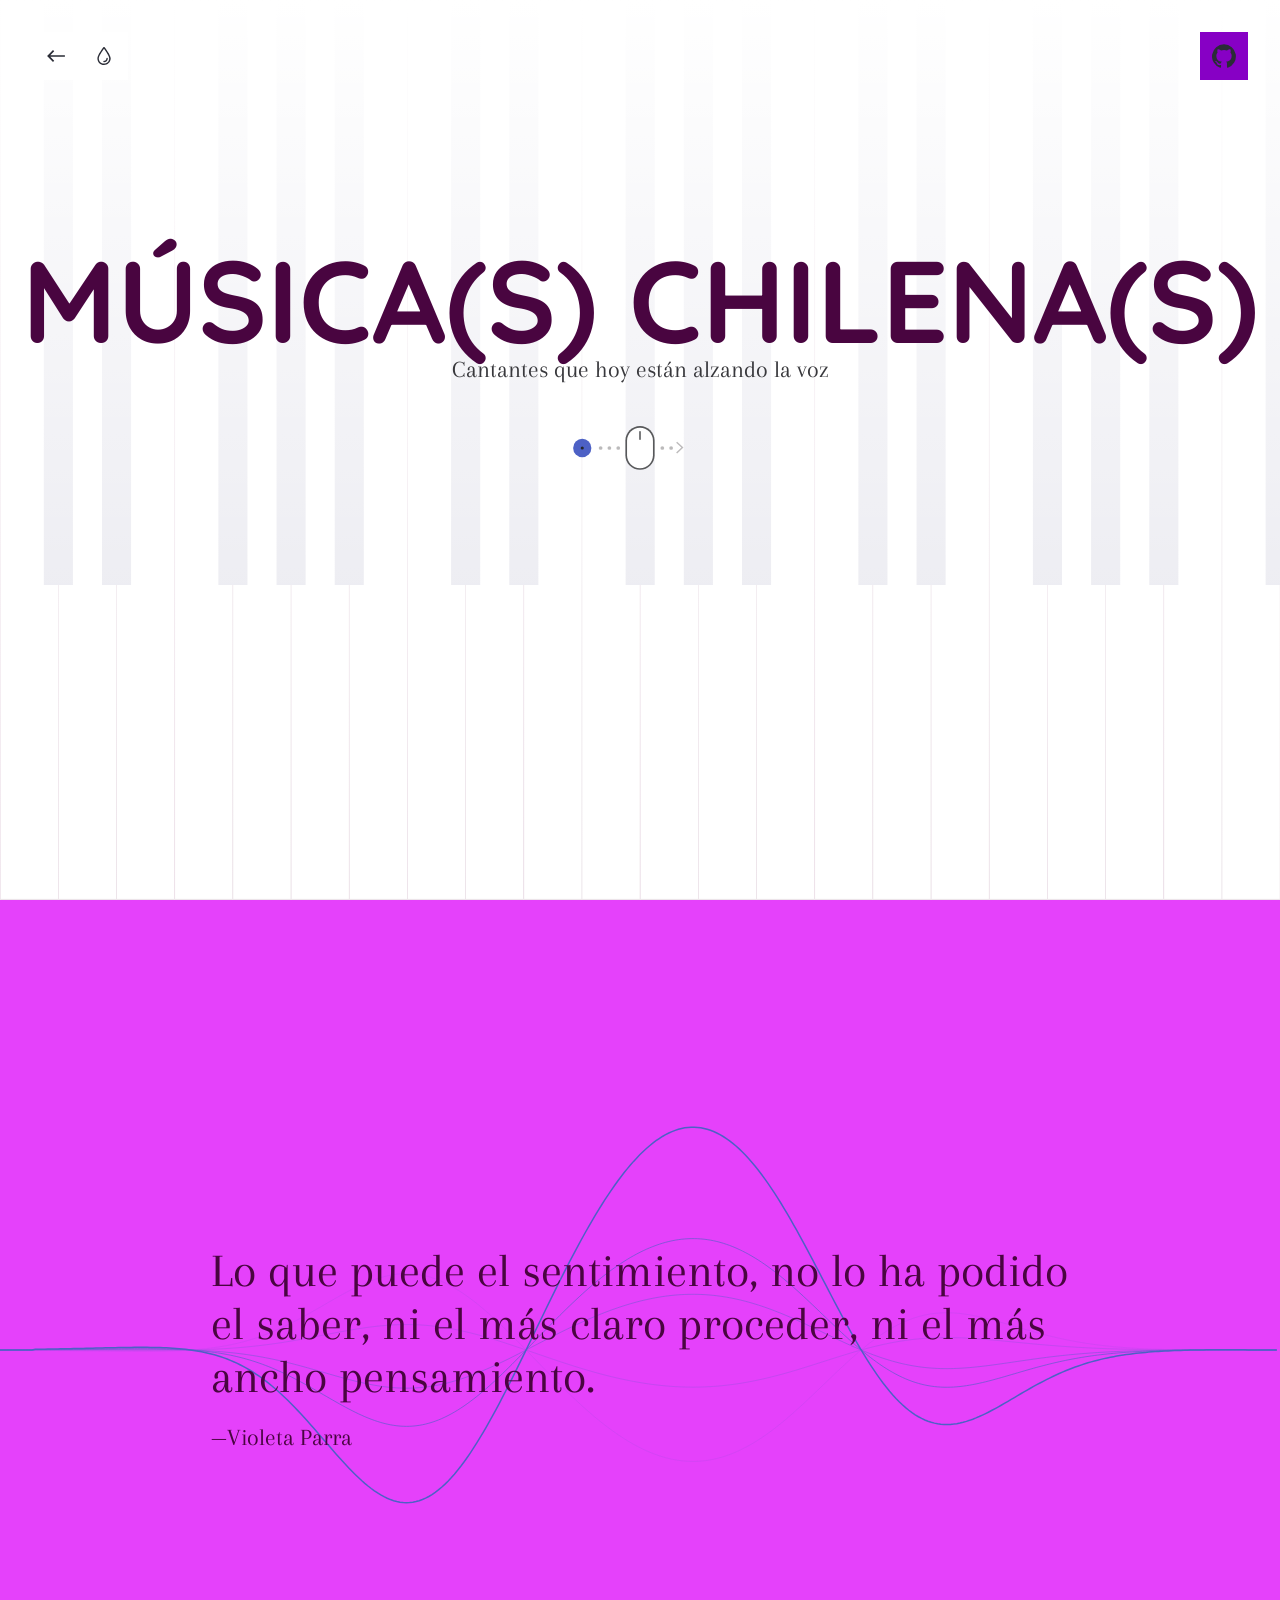
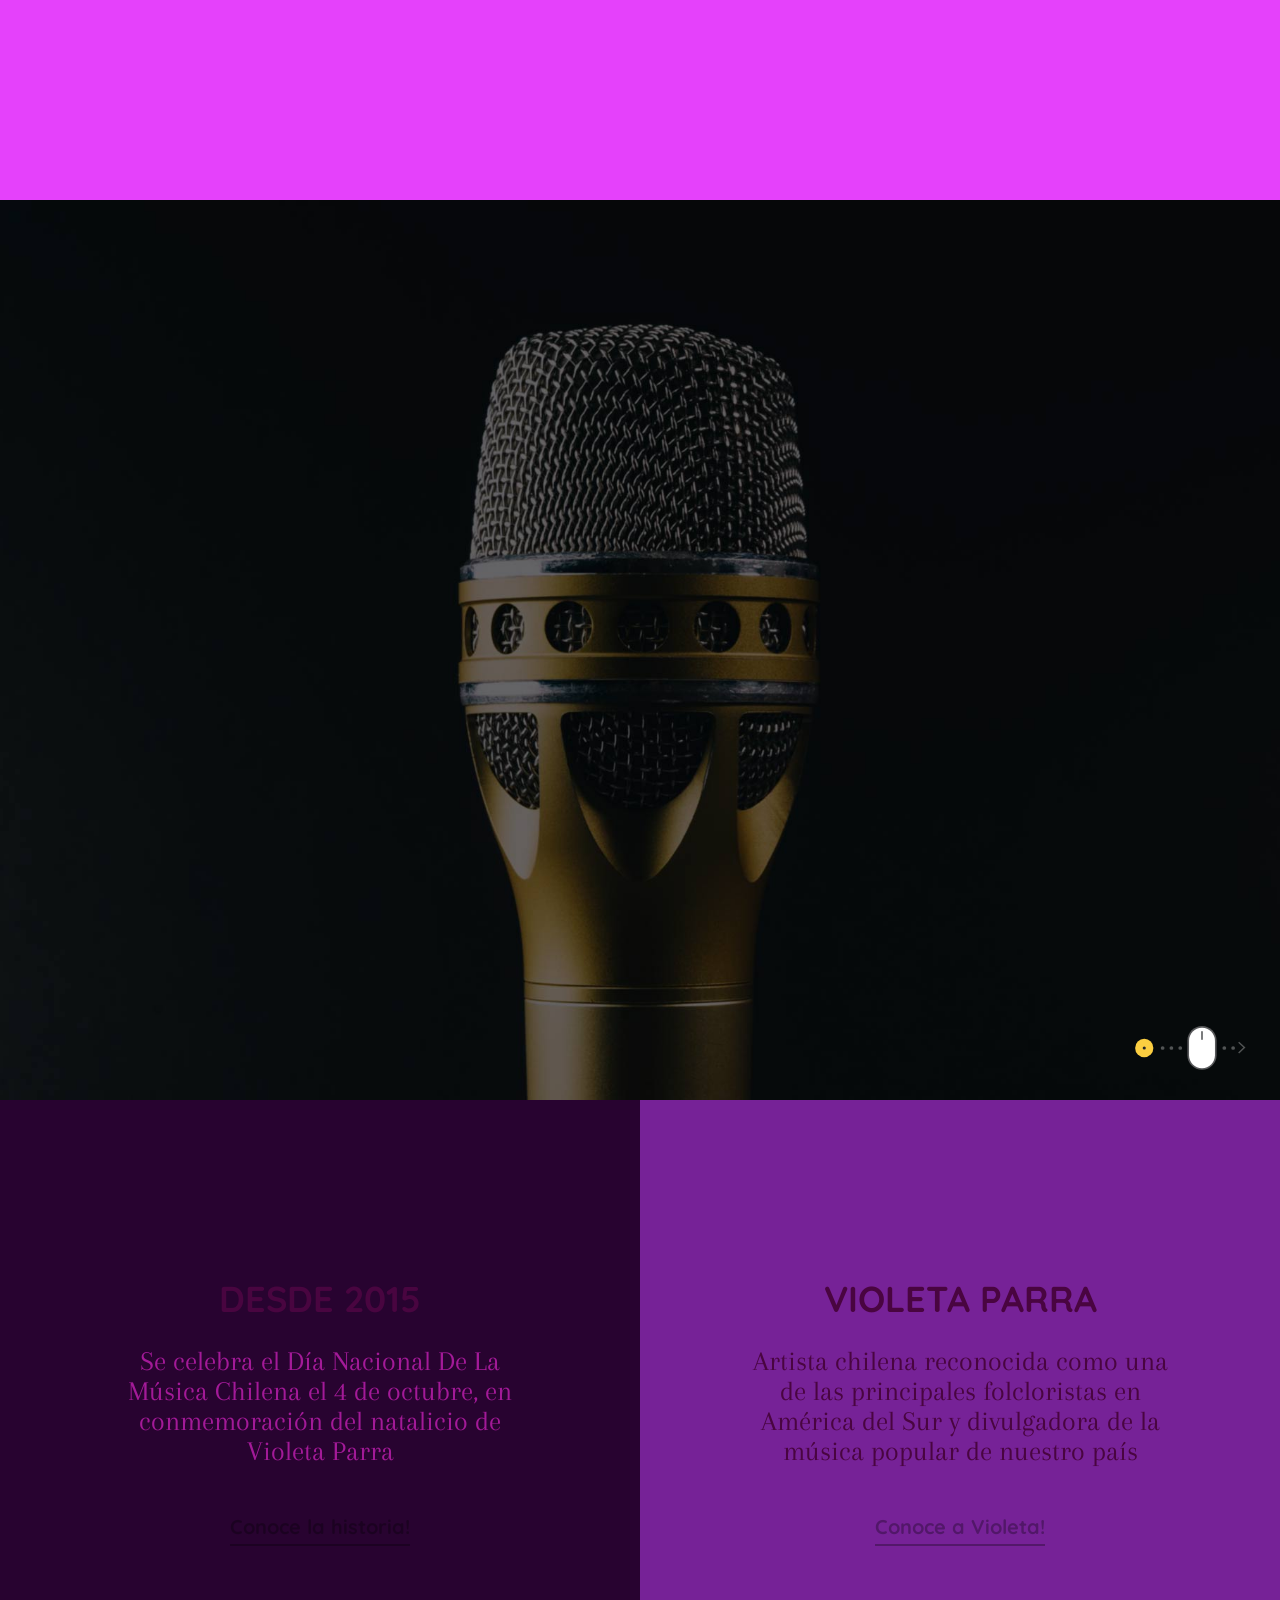
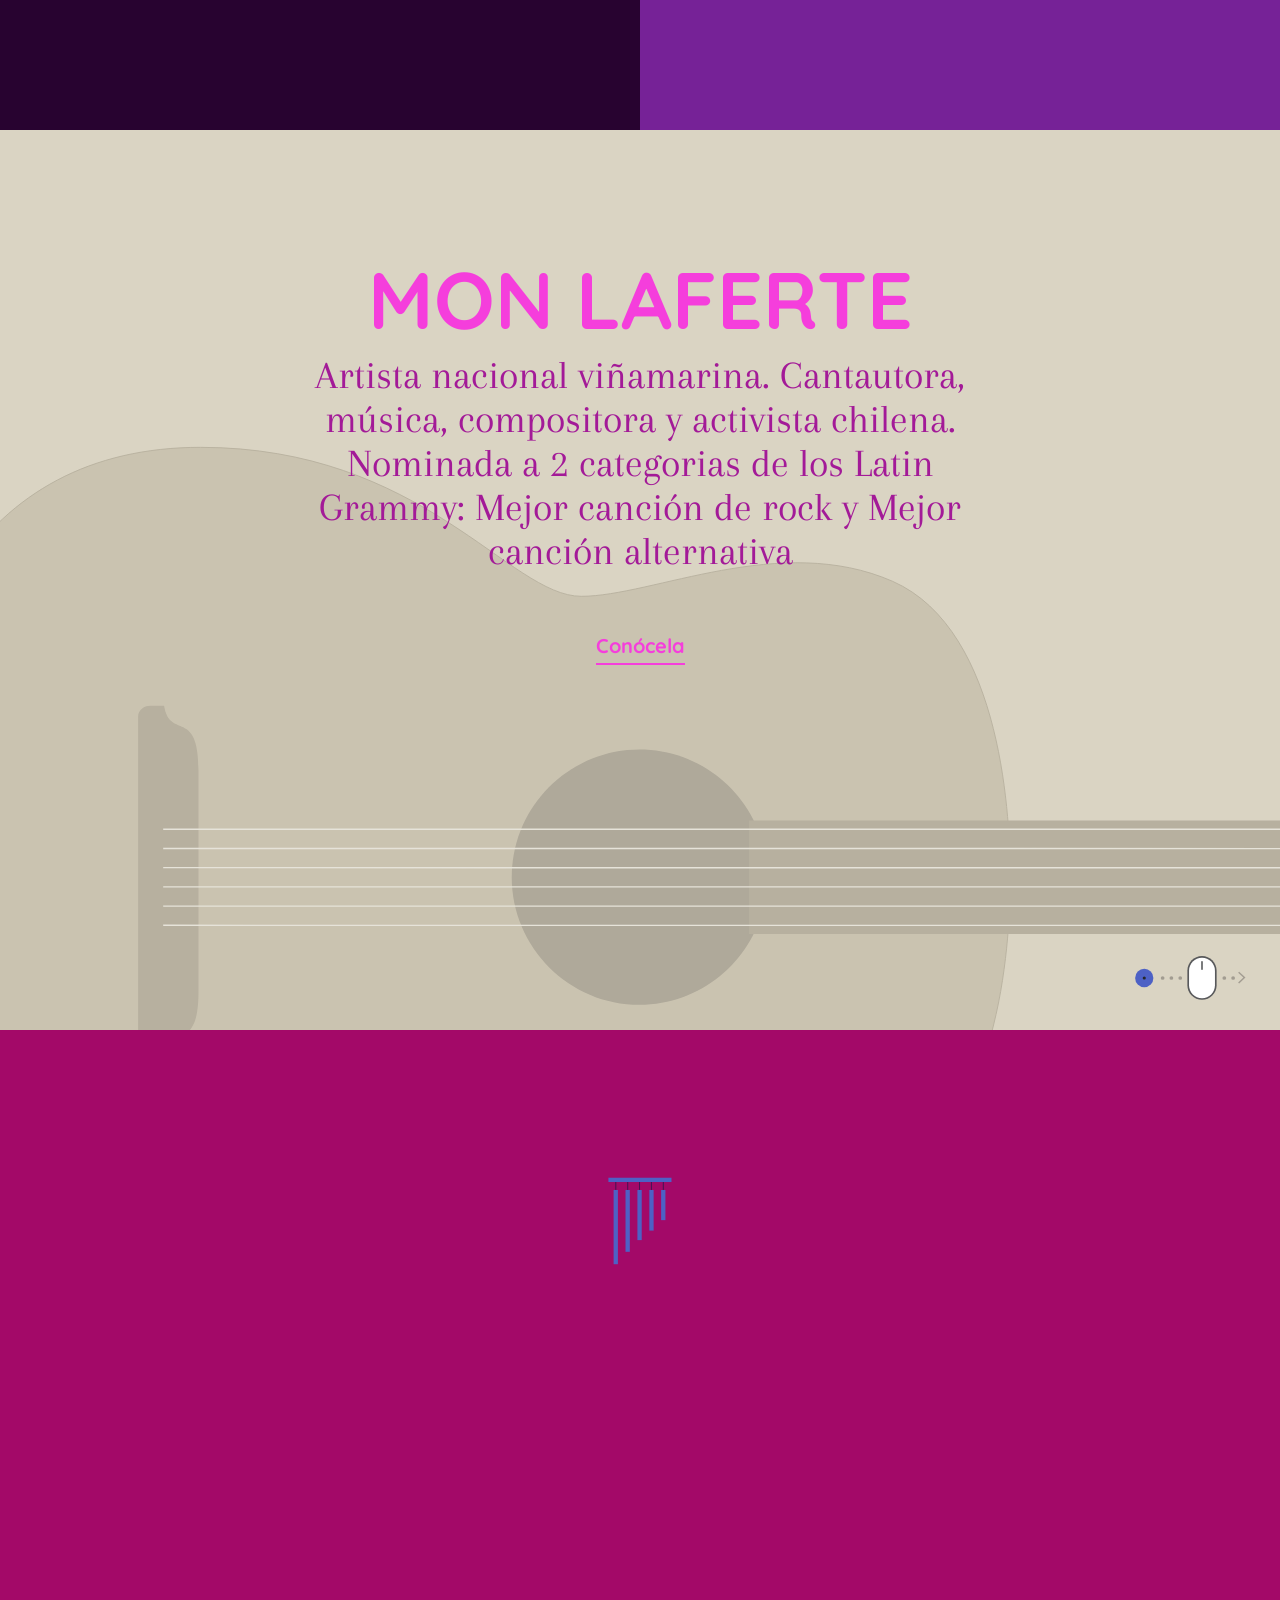
<file: index.html>
<!DOCTYPE html>
<html lang="en" class="no-js">
	<head>
		<meta charset="UTF-8" />
		<meta http-equiv="X-UA-Compatible" content="IE=edge">
		<meta name="viewport" content="width=device-width, initial-scale=1">
		<title>Musical Interactions | Codrops</title>
		<meta name="description" content="Some experimental ideas for playful musical interactions" />
		<meta name="piano__keywords" content="music, web audio api, instruments, midi, interaction, web, website, sound" />
		<meta name="author" content="Codrops" />
		<link rel="shortcut icon" href="favicon.ico">
		<link href="https://fonts.googleapis.com/css?family=Quicksand:700|Arapey" rel="stylesheet">
		<link rel="stylesheet" type="text/css" href="css/normalize.css" />
		<link rel="stylesheet" type="text/css" href="css/instruments.css" />
		<link rel="stylesheet" type="text/css" href="css/style.css" />
		<!-- polyfills -->
		<script src="js/inc/shim/Base64.js" type="text/javascript"></script>
		<script src="js/inc/shim/Base64binary.js" type="text/javascript"></script>
		<script src="js/inc/shim/WebAudioAPI.js" type="text/javascript"></script>
		<!-- midi.js package -->
		<script src="js/midi/audioDetect.js" type="text/javascript"></script>
		<script src="js/midi/gm.js" type="text/javascript"></script>
		<script src="js/midi/loader.js" type="text/javascript"></script>
		<script src="js/midi/plugin.audiotag.js" type="text/javascript"></script>
		<script src="js/midi/plugin.webaudio.js" type="text/javascript"></script>
		<script src="js/midi/plugin.webmidi.js" type="text/javascript"></script>
		<!-- utils -->
		<script src="js/util/dom_request_xhr.js" type="text/javascript"></script>

		<!--[if IE]>
  		<script src="http://html5shiv.googlecode.com/svn/trunk/html5.js"></script>
		<![endif]-->
		<script>document.documentElement.className = 'js';</script>
	</head>
	<body class="loading">
		<svg class="hidden">
			<symbol id="icon-arrow" viewBox="0 0 24 24">
				<title>arrow</title>
				<polygon points="6.3,12.8 20.9,12.8 20.9,11.2 6.3,11.2 10.2,7.2 9,6 3.1,12 9,18 10.2,16.8 "/>
			</symbol>
			<symbol id="icon-drop" viewBox="0 0 24 24">
				<title>drop</title>
				<path d="M12,21c-3.6,0-6.6-3-6.6-6.6C5.4,11,10.8,4,11.4,3.2C11.6,3.1,11.8,3,12,3s0.4,0.1,0.6,0.3c0.6,0.8,6.1,7.8,6.1,11.2C18.6,18.1,15.6,21,12,21zM12,4.8c-1.8,2.4-5.2,7.4-5.2,9.6c0,2.9,2.3,5.2,5.2,5.2s5.2-2.3,5.2-5.2C17.2,12.2,13.8,7.3,12,4.8z"/><path d="M12,18.2c-0.4,0-0.7-0.3-0.7-0.7s0.3-0.7,0.7-0.7c1.3,0,2.4-1.1,2.4-2.4c0-0.4,0.3-0.7,0.7-0.7c0.4,0,0.7,0.3,0.7,0.7C15.8,16.5,14.1,18.2,12,18.2z"/>
			</symbol>
			<symbol id="icon-github" viewBox="0 0 32.58 31.77">
				<title>github</title>
				<path d="M16.29,0a16.29,16.29,0,0,0-5.15,31.75c.81.15,1.11-.35,1.11-.79s0-1.41,0-2.77C7.7,29.18,6.74,26,6.74,26a4.31,4.31,0,0,0-1.81-2.38c-1.48-1,.11-1,.11-1a3.42,3.42,0,0,1,2.5,1.68,3.47,3.47,0,0,0,4.74,1.35,3.48,3.48,0,0,1,1-2.18C9.7,23.08,5.9,21.68,5.9,15.44a6.3,6.3,0,0,1,1.68-4.37,5.86,5.86,0,0,1,.16-4.31s1.37-.44,4.48,1.67a15.44,15.44,0,0,1,8.16,0c3.11-2.11,4.48-1.67,4.48-1.67A5.85,5.85,0,0,1,25,11.07a6.29,6.29,0,0,1,1.67,4.37c0,6.26-3.81,7.63-7.44,8a3.89,3.89,0,0,1,1.11,3c0,2.18,0,3.93,0,4.47s.29.94,1.12.78A16.29,16.29,0,0,0,16.29,0Z"></path>
			</symbol>
		</svg>
		<main>
			<section class="intro flexy flexy--center">
				<header class="intro__header flexy flexy--row">
					<div class="codrops-links">
						<a class="codrops-icon codrops-icon--prev" href="http://tympanus.net/Development/TiltHoverEffects/" title="Previous Demo"><svg class="icon icon--arrow"><use xlink:href="#icon-arrow"></use></svg></a>
						<a class="codrops-icon codrops-icon--drop" href="http://tympanus.net/codrops/?p=28980" title="Back to the article"><svg class="icon icon--drop"><use xlink:href="#icon-drop"></use></svg></a>
					</div>
					<a href="https://github.com/codrops/MusicalInteractions/" class="link-github" title="View this Project on GitHub"><svg class="icon icon--github"><use xlink:href="#icon-github"></use></svg></a>
				</header>
				<h1 class="intro__title">Música(s) Chilena(s)</h1>
				<p class="intro__tagline">Cantantes que hoy están alzando la voz</p>
				<div class="interaction"></div>
			</section>
			<section class="content content--instrument content--piano content--cursor-dark">
				<div class="piano instrument">
					<svg class="piano__inner" xmlns:note="http://tympanus.net/codrops" viewBox="0 0 2080 200" preserveAspectRatio="none">
						<g class="piano__keys piano__keys--natural">
							<rect note:id="0" x="0" class="piano__key piano__key--natural" width="40" height="200"/>
							<rect note:id="2" x="40" class="piano__key piano__key--natural" width="40" height="200"/>
							<rect note:id="3" x="80" class="piano__key piano__key--natural" width="40" height="200"/>
							<rect note:id="5" x="120" class="piano__key piano__key--natural" width="40" height="200"/>
							<rect note:id="7" x="160" class="piano__key piano__key--natural" width="40" height="200"/>
							<rect note:id="8" x="200" class="piano__key piano__key--natural" width="40" height="200"/>
							<rect note:id="10" x="240" class="piano__key piano__key--natural" width="40" height="200"/>
							<rect note:id="12" x="280" class="piano__key piano__key--natural" width="40" height="200"/>
							<rect note:id="14" x="320" class="piano__key piano__key--natural" width="40" height="200"/>
							<rect note:id="15" x="360" class="piano__key piano__key--natural" width="40" height="200"/>
							<rect note:id="17" x="400" class="piano__key piano__key--natural" width="40" height="200"/>
							<rect note:id="19" x="440" class="piano__key piano__key--natural" width="40" height="200"/>
							<rect note:id="20" x="480" class="piano__key piano__key--natural" width="40" height="200"/>
							<rect note:id="22" x="520" class="piano__key piano__key--natural" width="40" height="200"/>
							<rect note:id="24" x="560" class="piano__key piano__key--natural" width="40" height="200"/>
							<rect note:id="26" x="600" class="piano__key piano__key--natural" width="40" height="200"/>
							<rect note:id="27" x="640" class="piano__key piano__key--natural" width="40" height="200"/>
							<rect note:id="29" x="680" class="piano__key piano__key--natural" width="40" height="200"/>
							<rect note:id="31" x="720" class="piano__key piano__key--natural" width="40" height="200"/>
							<rect note:id="32" x="760" class="piano__key piano__key--natural" width="40" height="200"/>
							<rect note:id="34" x="800" class="piano__key piano__key--natural" width="40" height="200"/>
							<rect note:id="36" x="840" class="piano__key piano__key--natural" width="40" height="200"/>
							<rect note:id="38" x="880" class="piano__key piano__key--natural" width="40" height="200"/>
							<rect note:id="39" x="920" class="piano__key piano__key--natural" width="40" height="200"/>
							<rect note:id="41" x="960" class="piano__key piano__key--natural" width="40" height="200"/>
							<rect note:id="43" x="1000" class="piano__key piano__key--natural" width="40" height="200"/>
							<rect note:id="44" x="1040" class="piano__key piano__key--natural" width="40" height="200"/>
							<rect note:id="46" x="1080" class="piano__key piano__key--natural" width="40" height="200"/>
							<rect note:id="48" x="1120" class="piano__key piano__key--natural" width="40" height="200"/>
							<rect note:id="50" x="1160" class="piano__key piano__key--natural" width="40" height="200"/>
							<rect note:id="51" x="1200" class="piano__key piano__key--natural" width="40" height="200"/>
							<rect note:id="53" x="1240" class="piano__key piano__key--natural" width="40" height="200"/>
							<rect note:id="55" x="1280" class="piano__key piano__key--natural" width="40" height="200"/>
							<rect note:id="56" x="1320" class="piano__key piano__key--natural" width="40" height="200"/>
							<rect note:id="58" x="1360" class="piano__key piano__key--natural" width="40" height="200"/>
							<rect note:id="60" x="1400" class="piano__key piano__key--natural" width="40" height="200"/>
							<rect note:id="62" x="1440" class="piano__key piano__key--natural" width="40" height="200"/>
							<rect note:id="63" x="1480" class="piano__key piano__key--natural" width="40" height="200"/>
							<rect note:id="65" x="1520" class="piano__key piano__key--natural" width="40" height="200"/>
							<rect note:id="67" x="1560" class="piano__key piano__key--natural" width="40" height="200"/>
							<rect note:id="68" x="1600" class="piano__key piano__key--natural" width="40" height="200"/>
							<rect note:id="70" x="1640" class="piano__key piano__key--natural" width="40" height="200"/>
							<rect note:id="72" x="1680" class="piano__key piano__key--natural" width="40" height="200"/>
							<rect note:id="74" x="1720" class="piano__key piano__key--natural" width="40" height="200"/>
							<rect note:id="75" x="1760" class="piano__key piano__key--natural" width="40" height="200"/>
							<rect note:id="77" x="1800" class="piano__key piano__key--natural" width="40" height="200"/>
							<rect note:id="79" x="1840" class="piano__key piano__key--natural" width="40" height="200"/>
							<rect note:id="80" x="1880" class="piano__key piano__key--natural" width="40" height="200"/>
							<rect note:id="82" x="1920" class="piano__key piano__key--natural" width="40" height="200"/>
							<rect note:id="84" x="1960" class="piano__key piano__key--natural" width="40" height="200"/>
							<rect note:id="86" x="2000" class="piano__key piano__key--natural" width="40" height="200"/>
							<rect note:id="87" x="2040" class="piano__key piano__key--natural" width="40" height="200"/>
						</g>
						<g class="piano__keys piano__keys--flat">
							<rect note:id="1" x="30" class="piano__key piano__key--flat" width="20" height="130"/>
							<rect note:id="4" x="110" class="piano__key piano__key--flat" width="20" height="130"/>
							<rect note:id="6" x="150" class="piano__key piano__key--flat" width="20" height="130"/>
							<rect note:id="9" x="230" class="piano__key piano__key--flat" width="20" height="130"/>
							<rect note:id="11" x="270" class="piano__key piano__key--flat" width="20" height="130"/>
							<rect note:id="13" x="310" class="piano__key piano__key--flat" width="20" height="130"/>
							<rect note:id="16" x="390" class="piano__key piano__key--flat" width="20" height="130"/>
							<rect note:id="18" x="430" class="piano__key piano__key--flat" width="20" height="130"/>
							<rect note:id="21" x="510" class="piano__key piano__key--flat" width="20" height="130"/>
							<rect note:id="23" x="550" class="piano__key piano__key--flat" width="20" height="130"/>
							<rect note:id="25" x="590" class="piano__key piano__key--flat" width="20" height="130"/>
							<rect note:id="28" x="670" class="piano__key piano__key--flat" width="20" height="130"/>
							<rect note:id="30" x="710" class="piano__key piano__key--flat" width="20" height="130"/>
							<rect note:id="33" x="790" class="piano__key piano__key--flat" width="20" height="130"/>
							<rect note:id="35" x="830" class="piano__key piano__key--flat" width="20" height="130"/>
							<rect note:id="37" x="870" class="piano__key piano__key--flat" width="20" height="130"/>
							<rect note:id="40" x="950" class="piano__key piano__key--flat" width="20" height="130"/>
							<rect note:id="42" x="990" class="piano__key piano__key--flat" width="20" height="130"/>
							<rect note:id="45" x="1070" class="piano__key piano__key--flat" width="20" height="130"/>
							<rect note:id="47" x="1110" class="piano__key piano__key--flat" width="20" height="130"/>
							<rect note:id="49" x="1150" class="piano__key piano__key--flat" width="20" height="130"/>
							<rect note:id="52" x="1230" class="piano__key piano__key--flat" width="20" height="130"/>
							<rect note:id="54" x="1270" class="piano__key piano__key--flat" width="20" height="130"/>
							<rect note:id="57" x="1350" class="piano__key piano__key--flat" width="20" height="130"/>
							<rect note:id="59" x="1390" class="piano__key piano__key--flat" width="20" height="130"/>
							<rect note:id="61" x="1430" class="piano__key piano__key--flat" width="20" height="130"/>
							<rect note:id="64" x="1510" class="piano__key piano__key--flat" width="20" height="130"/>
							<rect note:id="66" x="1550" class="piano__key piano__key--flat" width="20" height="130"/>
							<rect note:id="69" x="1630" class="piano__key piano__key--flat" width="20" height="130"/>
							<rect note:id="71" x="1670" class="piano__key piano__key--flat" width="20" height="130"/>
							<rect note:id="73" x="1710" class="piano__key piano__key--flat" width="20" height="130"/>
							<rect note:id="76" x="1790" class="piano__key piano__key--flat" width="20" height="130"/>
							<rect note:id="78" x="1830" class="piano__key piano__key--flat" width="20" height="130"/>
							<rect note:id="81" x="1910" class="piano__key piano__key--flat" width="20" height="130"/>
							<rect note:id="83" x="1950" class="piano__key piano__key--flat" width="20" height="130"/>
							<rect note:id="85" x="1990" class="piano__key piano__key--flat" width="20" height="130"/>
						</g>
					</svg>
				</div><!-- piano -->
			</section>
			<section id="wavebg" class="content content--highlight flexy flexy--center">
				<p class="content__highlight">Lo que puede el sentimiento, no lo ha podido el saber, ni el más claro proceder, ni el más ancho pensamiento. <br><span class="tiny">&mdash;Violeta Parra</span></p>
			</section>
			<section class="content flexy content--bg content--bg-mic content--cursor-light">
				<div class="content__inner content__inner--fheight flexy flexy--center">
		
				</div>
				<div class="interaction interaction--corner interaction--light"></div>
			</section>
			<section class="content content--nopadding content--boxes flexy flexy--row flexy--stretch">
				<div class="content__inner content__inner--half content__inner--c1 flexy flexy--center">
					<h2 class="content__title">Desde 2015</h2>
					<p class="content__subtitle content__subtitle--light">Se celebra el Día Nacional De La Música Chilena el 4 de octubre, en conmemoración del natalicio de Violeta Parra</p>
					<a href="#" class="link-more link-more--light">Conoce la historia!</a>
				</div>
				<div class="content__inner content__inner--half content__inner--c2 flexy flexy--center">
					<h2 class="content__title">Violeta Parra</h2>
					<p class="content__subtitle"> Artista chilena reconocida como una de las principales folcloristas en América del Sur y divulgadora de la música popular de nuestro país</p>
					<a href="#" class="link-more">Conoce a Violeta!</a>
				</div>
			</section>
			<section class="content content--instrument content--guitar content--cursor-dark">
				<div class="content__inner content__inner--medium flexy flexy--center">
					<h2 class="content__title">Mon Laferte</h2>
					<p class="content__subtitle content__subtitle--light">Artista nacional viñamarina. Cantautora, música, compositora y activista chilena. Nominada a 2 categorias de los Latin Grammy: Mejor canción de rock y Mejor canción alternativa </p>
					<a href="#" class="link-more">Conócela</a>
				</div>
				<div class="guitar instrument">
					<svg class="guitar__inner" preserveAspectRatio="xMinYMax meet" xmlns:note="http://tympanus.net/codrops" viewBox="0 0 1440 780">
						<path class="guitar__body" d="M-130.9,612.4c0-280,106.5-487.9,356.5-487.9c250,0,347.8,167.6,428.3,167.6c80.4,0,223.9-72.1,350-17
						c126.1,55.2,132.6,275.8,132.6,333.1c0,57.3-6.5,277.9-132.6,333.1c-126.1,55.2-269.6-17-350-17c-80.4,0-178.3,167.6-428.3,167.6
						C-24.4,1091.8-130.9,892.4-130.9,612.4z" />
						<path class="guitar__middle" d="M575.7,608.1c0,79.1,64.5,143.6,143.6,143.6c79.1,0,143.6-64.5,143.6-143.6c0-79.1-64.5-143.6-143.6-143.6
						C640.2,464.5,575.7,529,575.7,608.1z" />
						<path class="guitar__neck" d="M842.7,671.9V544.3h1087.6v127.6H842.7z" />
						<path class="guitar__stringcut" d="M223.3,487.6v249.1c0,71.5-32.3,33.9-38.7,72.9h-15.6c-7.5,0-13.6-5.4-13.6-12V427.3c0-6.6,6.1-12,13.6-12h15.6
						C191,454.3,223.3,417,223.3,487.6z" />
						<g class="guitar__string-wrap">
							<rect class="guitar__string-hover" note:id="19" x="184.5" y="547.6" width="1740.7" height="13.2">
							</rect>
							<line class="guitar__string" x1="1925.2" y1="554.2" x2="183.6" y2="554.2" />
						</g>
						<g class="guitar__string-wrap">
							<rect class="guitar__string-hover" note:id="24" x="184.5" y="569.3" width="1740.7" height="13.2">
							</rect>
							<line class="guitar__string" x1="1925.2" y1="575.9" x2="183.6" y2="575.8" />
						</g>
						<g class="guitar__string-wrap">
							<rect class="guitar__string-hover" note:id="29" x="184.5" y="590.5" width="1740.7" height="13.2">
							</rect>
							<line class="guitar__string" x1="1925.2" y1="597.5" x2="183.6" y2="597.4" />
						</g>
						<g class="guitar__string-wrap">
							<rect class="guitar__string-hover" note:id="34" x="184.5" y="612.5" width="1740.7" height="13.2">
							</rect>
							<line class="guitar__string" x1="1925.2" y1="619.1" x2="183.6" y2="619" />
						</g>
						<g class="guitar__string-wrap">
							<rect class="guitar__string-hover" note:id="38" x="184.5" y="634.1" width="1740.7" height="13.2">
							</rect>
							<line class="guitar__string" x1="1925.2" y1="640.7" x2="183.6" y2="640.6" />
						</g>
						<g class="guitar__string-wrap">
							<rect class="guitar__string-hover" note:id="43" x="184.5" y="655.7" width="1740.7" height="13.2">
							</rect>
							<line class="guitar__string" x1="1925.2" y1="662.3" x2="183.6" y2="662.2" />
						</g>
					</svg>
				</div><!-- /guitar -->
				<div class="interaction interaction--corner"></div>

				</div>
				
				
				
			</section>
			<!-- Related demos -->
			<section class="content content--related">
				<div class="chime chime--tiny instrument">
					<svg class="chime__inner" width="80px" height="80px" xmlns:note="http://tympanus.net/codrops" viewBox="0 0 100 100">
						<g class="chime__pipe-wrap">
							<path class="chime__string" d="M24.8,9.2v8.4"/>
							<path note:id="62" class="chime__pipe" d="M22.5,95V17.7H27V95H22.5z"/>
						</g>
						<g class="chime__pipe-wrap">
							<path class="chime__string" d="M37.2,9.2v8.4"/>
							<path note:id="65" class="chime__pipe" d="M34.9,82.1V17.7h4.5v64.4H34.9z"/>
						</g>
						<g class="chime__pipe-wrap">
							<path class="chime__string" d="M49.5,9.2v8.4"/>
							<path note:id="67" class="chime__pipe" d="M47.3,69.9V17.7h4.5v52.2H47.3z"/>
						</g>
						<g class="chime__pipe-wrap">
							<path class="chime__string" d="M61.9,9.2v8.4"/>
							<path note:id="69" class="chime__pipe" d="M59.7,59.9V17.7h4.5v42.3H59.7z"/>
						</g>
						<g class="chime__pipe-wrap">
							<path class="chime__string" d="M74.3,9.2v8.4"/>
							<path note:id="74" class="chime__pipe" d="M72,49.1V17.7h4.5v31.4H72z"/>
						</g>
						<path class="chime__holder" d="M82.9,9.5H17.1V5h65.7V9.5z"/>
					</svg>
				</div>
		
			</section>
		</main>
		<!-- keyboard events : used for the piano - assign keyboard keys to piano keys -->
		<script src="js/mousetrap.min.js"></script>
		<!-- the canvas wave animation -->
		<script src="js/siriwave.js"></script>
		<!-- js media queries : display the different sizes of pianos for different screen sizes -->
		<script src="js/enquire.min.js"></script>
		<!-- for some animations -->
		<script src="js/anime.min.js"></script>
		<!-- helper functions -->
		<script src="js/helper.js"></script>
		<!-- the piano -->
		<script src="js/piano.js"></script>
		<!-- the guitar -->
		<script src="js/guitar.js"></script>
		<!-- the kalimba -->
		<script src="js/kalimba.js"></script>
		<!-- the chimes -->
		<script src="js/chimes.js"></script>
		<!-- the timpani -->
		<script src="js/timpani.js"></script>
		<!-- the harp -->
		<script src="js/harp.js"></script>
		<!-- the xylophone -->
		<script src="js/xylophone.js"></script>
		<!-- the sax, tuba and pan flute -->
		<script src="js/tinyinstrument.js"></script>
		<!-- the microphone effect -->
		<script src="js/mic.js"></script>
		<!-- the violin effect -->
		<script src="js/violin.js"></script>
		<!-- main script -->
		<script src="js/main.js"></script>
	</body>
</html>
</file>
<file: css/instruments.css>
/* Instruments */
.instrument {
	position: absolute;
	top: 0;
	left: 0;
	overflow: hidden;
	width: 100%;
	height: 100%;
	opacity: 1;
	transition: opacity 1s;
}

.instrument--hidden {
	opacity: 0;
}

.instrument > svg {
	position: absolute;
	top: 0;
	left: 0;
	width: 100%;
	height: 100%;
	-webkit-touch-callout: none;
	-webkit-user-select: none;
	-moz-user-select: none;
	-ms-user-select: none;
	user-select: none;   
}

/* Piano */
.piano::after {
	content: '';
	position: absolute;
	top: 0;
	left: 0;
	width: 100%;
	height: 100%;
	pointer-events: none;
	background: linear-gradient(180deg, #fff, rgba(255,255,255,0));
}

.piano__key--natural {
	fill: #fff;
	stroke: #ece4e9;
	stroke-width: 0.5px;
}

.piano__key--natural.piano__key--active {
	fill: #f5f0f4;
}

.piano__key--flat {
	fill: #e4e4ec;
}

.piano__key--flat.piano__key--active {
	fill: #fbce41;
}

/* Guitar */
.guitar__body {
	fill: #cac3b0;
	stroke: #b7b09e;
	stroke-width: 1px;
}

.guitar__neck,
.guitar__stringcut {
	fill: #b7b09f;
}

.guitar__middle {
	fill: #afa99a;
}

.guitar__string {
	pointer-events: none;
	stroke: #e6e3d9;
	stroke-width: 1.5px;
}

.guitar__string-hover {
	pointer-events: visible;
	fill: none;
}

/* Kalimba */
.kalimba__inner {
	fill: #ffe3a2;
	stroke: #ffc938;
	stroke-width: 1px;
}

/* Big chime */
.chime__inner {
	top: 10%;
	left: 10%;
	width: 80%;
	height: 80%;
}

.chime--large .chime__pipe {
	fill: #b3bfca;
}

.chime--large .chime__string {
	stroke: #91a0ad;
	stroke-width: 2px;
}

/* same tranform origin for tiny and large chime */
.chime__pipe,
.chime__string {
	transform-origin: 50% -20%;
}

.chime--large .chime__pipe {
	pointer-events: visible;
}

/* Timpani drums */
.timpani__drum {
	pointer-events: visible;
	fill: #c1c8e8;
    stroke: #3d51b7;
	stroke-width: 2px;
}

.timpani__drum--active {
	fill: #b2b8d6;
}

/* Harp */
.harp__inner {
	min-width: 30em;
}

.harp__body {
	fill: #cc8969;
}

.harp__string-hover {
	pointer-events: visible;
	fill: none;
}

.harp__string {
	stroke-width: 2px;
	stroke: #fff;
}

.harp__string--c {
	stroke: #e08f8f;
}

.harp__string--f {
	stroke: #959dc3;
}

/* Xylophone */
.xylophone__inner {
	min-width: 49em;
}

.xylophone__key {
	fill: #efe1ba;
	stroke: #d4cbb2;
	stroke-width: 1px;
}

.xylophone__key.xylophone__key--active {
	fill: #decc9a;
}

.xylophone__base {
	fill: #c8cc91;
}

/* Tiny instrument images */
.tiny-instrument {
	padding: 2em;
	flex: none;
	min-width: 290px;
	text-align: center;
	display: flex;
	justify-content: center;
}

.tiny-instrument__image {
	max-width: 100%;
	flex: none;
	cursor: pointer;
}

/* Tiny chime */
.chime--tiny {
	width: 6em;
	height: 7em;
	display: block;
	position: relative;
	margin: 0 auto 5em;
}

.chime__holder,
.chime--tiny .chime__pipe {
	fill: #4d61c5;
	stroke: none;
}

.chime--tiny .chime__string {
	fill: none;
	stroke: #411353;
	stroke-width: 1px;
}
</file>
<file: css/style.css>
*,
*::after,
*::before {
	-webkit-box-sizing: border-box;
	box-sizing: border-box;
}

body {
	font-family: 'Quicksand', sans-serif;
	color: #490540;
	background: rgb(163, 9, 104);
	-webkit-font-smoothing: antialiased;
	-moz-osx-font-smoothing: grayscale;
}

a {
	font-weight: bold;
	text-decoration: none;
	color: #ebebeb;
	outline: none;
	transition: color 0.2s;
}

a:hover,
a:focus {
	color: #ffffff;
	outline: none;
}

.hidden {
	position: absolute;
	overflow: hidden;
	width: 0;
	height: 0;
	pointer-events: none;
}

/* Flexbox helper classes */
.flexy {
	display: flex;
	flex-direction: column;
	align-items: center;
}

.flexy--stretch {
	align-items: stretch;
}

.flexy--center {
	justify-content: center;
}

.flexy--row {
	flex-direction: row;
	flex-wrap: wrap;
}

.flexy--padding {
	padding: 0 0 2em;
}

.tiny {
	font-size: 50%;
}

/* Icons */
.icon {
	display: block;
	width: 1.5em;
	height: 1.5em;
	margin: 0 auto;
	fill: currentColor;
}

.icon--caret {
	font-size: 2em;
	position: absolute;
	z-index: 100;
	bottom: 1em;
	left: 50%;
	transform: translateX(-50%);
}

/* Zero-element page loader */
.js .loading::before,
.js .loading::after {
	position: fixed;
	z-index: 1000;
	top: 0;
	left: 0;
	display: flex;
	flex-direction: column;
	justify-content: center;
	align-items: center;
	width: 100%;
	height: 100%;
}

.js .loading::before {
	content: '';
	background: rgb(42, 44, 54);
}

.js .loading::after {
	content: 'Loading... \APlease turn on your sound';
	line-height: 2;
	padding: 2em 0 0 0;
	text-align: center;
	white-space: pre;
	font-weight: bold;
	color: #ffffff;
	background: url(../img/note.svg) no-repeat 50% calc(50% - 3em);
	background-size: 2.5em;
	animation: loaderAnim 1s alternate infinite;
}

@keyframes loaderAnim {
	to {
		opacity: 0.2;
	}
}

/* Intro header */
.intro {
	position: absolute;
	z-index: 10;
	top: 0;
	left: 0;
	display: flex;
	flex-direction: column;
	justify-content: center;
	align-items: center;
	width: 100%;
	height: 100vh;
	padding: 0 0 18vh 0;
	text-align: center;
	pointer-events: none;
}

.intro__header {
	position: absolute;
	top: 2em;
	right: 2em;
	left: 2em;
}

/* Top Navigation Style */
.codrops-links {
	position: relative;
	display: inline-flex;
	justify-content: center;
	text-align: center;
	white-space: nowrap;
	pointer-events: auto;
	background: #ffffff;
}

.codrops-links::after {
	content: '';
	position: absolute;
	top: 20%;
	left: 50%;
	width: 1px;
	height: 60%;
	opacity: 0.7;
	background: #ffffff;
	transform: rotate(22.5deg);
}

.codrops-icon {
	display: inline-block;
	flex: none;
	margin: 0.25em;
	padding: 0.5em;
	color: #2a2c36;
}

.codrops-icon:hover,
.codrops-icon:focus {
	color: #fff;
}

/* GitHub link */
.link-github {
	z-index: 1000;
	display: inline-block;
	margin: 0 0 0 auto;
	padding: 0.75em;
	pointer-events: auto;
	color: #2a2c36;
	background: #8700c5;
}

.link-github:hover,
.link-github:focus {
	color: #fff;
}

/* Intro title and tagline */
.intro__title {
	font-size: 7.25em;
	font-weight: normal;
	font-weight: 900;
	line-height: 0.8;
	margin: 0;
	text-transform: uppercase;
}

.intro__tagline {
	font-family: 'Arapey', serif;
	font-size: 1.5em;
	font-weight: normal;
	max-width: 430px;
	margin: 1vh 0 1.25em 0;
	padding: 0 1em;
	color: #38383c;
}

.interaction {
	position: relative;
	width: 140px;
	height: 72px;
	margin: 0 auto;
	pointer-events: none;
	background: url(../img/interaction_dark.svg) no-repeat center center;
	background-size: cover;
}

.interaction--light {
	background-image: url(../img/interaction_light.svg);
}

.interaction--corner {
	position: absolute;
	right: 0.5em;
	bottom: 1em;
}

/* Content */
.content {
	position: relative;
	min-height: 100vh;
	padding: 15vh 0 0;
	-webkit-touch-callout: none;
	-webkit-user-select: none;
	-moz-user-select: none;
	-ms-user-select: none;
	user-select: none;
}

.content--highlight {
	padding: 0;
	background: #e541fb;
}

.content--nopadding {
	padding: 0;
}

.content--boxes {
	min-height: 70vh;
}

.content__inner {
	position: relative;
	z-index: 10;
	max-width: 700px;
	margin: 0 auto;
	text-align: center;
	pointer-events: none;
}

.content__inner--fheight {
	height: 60vh;
}

.content__inner--half {
	flex: none;
	width: 50%;
	max-width: none;
	height: auto;
	padding: 15vh calc(25vw - 220px);
}

.content__inner--half .content__title {
	font-size: 2.25em;
	margin-bottom: 0.5em;
	text-transform: uppercase;
}

.content__inner--half .content__subtitle {
	font-size: 1.75em;
}

.content__inner--half .link-more {
	color: rgba(0,0,0,0.3);
}

.content__inner--c1 {
	background: #280330;
}

.content__inner--c2 {
	background: #762297;
}

.content__inner--c3 {
	background: #860c8a;
}

.content__title {
	font-size: 5em;
	font-weight: 900;
	line-height: 0.85;
	position: relative;
	z-index: 10;
	margin: 0;
	padding: 0 5vmax 0 5vmax;
	text-transform: uppercase;
	pointer-events: none;
}

.content__title--color {
	color: #92066f;
}

.content__title--light {
	color: #b920ce;
}

.content__title--center {
	text-align: center;
}

.content__title .icon {
	font-size: 0.45em;
	display: inline-block;
	margin: 0 0.25em;
	color: #5b5d69;
}

.content__subtitle {
	font-family: 'Arapey', serif;
	font-size: 2.5em;
	font-weight: normal;
	margin: 0.5em 0 1em;
}

.content__subtitle--light {
	color: #a31a98;
}

.content--kalimba::after {
	content: '';
	position: absolute;
	top: 0;
	left: 0;
	width: 100%;
	height: 50%;
	pointer-events: none;
	background: linear-gradient(to bottom, #fff 20%, rgba(255,255,255,0));
}

.content--bg {
	background-position: 50% 50%;
	background-size: cover;
}

.content--cursor-dark {
	cursor: url(../img/cursors/cursor_dark.png) 16 16, url(../img/cursors/cursor_dark.cur), pointer;
}

.content--cursor-light {
	cursor: url(../img/cursors/cursor_light.png) 16 16, url(../img/cursors/cursor_light.cur), pointer;
}

.content--bg-mic {
	background-image: url(../img/mic.jpg);
}

.content--bg-violin {
	background-image: url(../img/violin.jpg);
}

.content--guitar {
	background: #dad4c3;
}

.content--guitar .content__title,
.content--guitar .link-more {
	color: #f53edc;
}

.content--chime {
	background: #c3cfda;
}

.content--chime .content__title,
.content--chime .link-more,
.content--harp .link-more,
.content--xylophone .link-more,
.content--kalimba .link-more,
.content--xylophone .link-more,
.content--tiny .link-more {
	color: #4d61c5;
}

.content--harp {
	background: #fdecc3;
}

.content--timpani {
	background: #4d61c5;
}

.content--timpani .link-more {
	color: #2a2c36;
}

.content--xylophone {
	background: #c2a1ca;
}

.content--xylophone .content__title {
	color: #4d61c5;
}

.content--xylophone .content__subtitle {
	color: #d015b1;
}

.content--tiny {
	background: #e20f9c;
}

.content--tiny .content__title {
	color: #d01598;
}

.content--tiny .link-more {
	margin-bottom: 4em;
}

.content__highlight {
	font-family: 'Arapey', serif;
	font-size: 3em;
	font-weight: normal;
	position: relative;
	max-width: 75%;
	margin: 0;
	padding: 4vw;
	cursor: default;
}

.link-more {
	font-size: 1.25em;
	position: relative;
	padding: 1em 0 0.25em;
	cursor: pointer;
	pointer-events: auto;
	border-bottom: 2px solid;
	transition: border-color 0.2s;
}

.link-more:hover,
.link-more:focus {
	border-color: transparent;
}

.link-more--corner {
	position: absolute;
	right: 4vmax;
	bottom: 3vmax;
}

/* Related demos */
.content--related {
	text-align: center;
	font-weight: bold;
}

.content--related a {
	color: #4d61c5;
}

.media-item {
	display: inline-block;
	padding: 1em;
	vertical-align: top;
	-webkit-transition: color 0.3s;
	transition: color 0.3s;
}

.media-item__img {
	max-width: 100%;
	opacity: 0.6;
	-webkit-transition: opacity 0.3s;
	transition: opacity 0.3s;
}

.media-item:hover .media-item__img,
.media-item:focus .media-item__img {
	opacity: 1;
}

.media-item__title {
	font-size: 1em;
	margin: 0;
	padding: 0.5em;
}

#wavebg canvas {
	position: absolute;
	top: 0;
	left: 0;
	width: 100%;
	height: 100%;
}

@media screen and (max-width: 50em) {
	.intro {
		padding: 5em 0 0;
	}
	.intro__title {
		font-size: 3em;
	}
	.intro__tagline,
	.content__subtitle {
		font-size: 1.25em;
	}
	.content__highlight {
		font-size: 1.75em;
		max-width: 100%;
		padding: 2em 3vw;
	}
	.content__inner--fheight {
		height: auto;
	}
	.content--highlight {
		min-height: 0;
		padding: 2em;
	}
	.content__title {
		font-size: 2em;
	}
	.content__inner {
		padding: 0 5vw;
	}
	.content__inner--half {
		font-size: 70%;
		width: 100%;
		padding: 4em 2em;
	}
	.interaction--corner {
		position: relative;
		right: auto;
		bottom: auto;
		margin: 3em auto 0;
	}
	.content--related {
		padding: 3em 2em;
	}
	.content__inner:not(.content__inner--half) .link-more {
		font-size: 0.85em;
	}
}

@media screen and (max-width: 40em) {
	.interaction {
		display: none;
	}
	.content--chime .content__inner,
	.content--kalimba .content__inner {
		margin: auto;
	}
	.kalimba__inner {
		margin-left: -10em;
    	min-width: 40em;
    }
    #wavebg canvas {
    	opacity: 0.65;
    }
}
</file>
